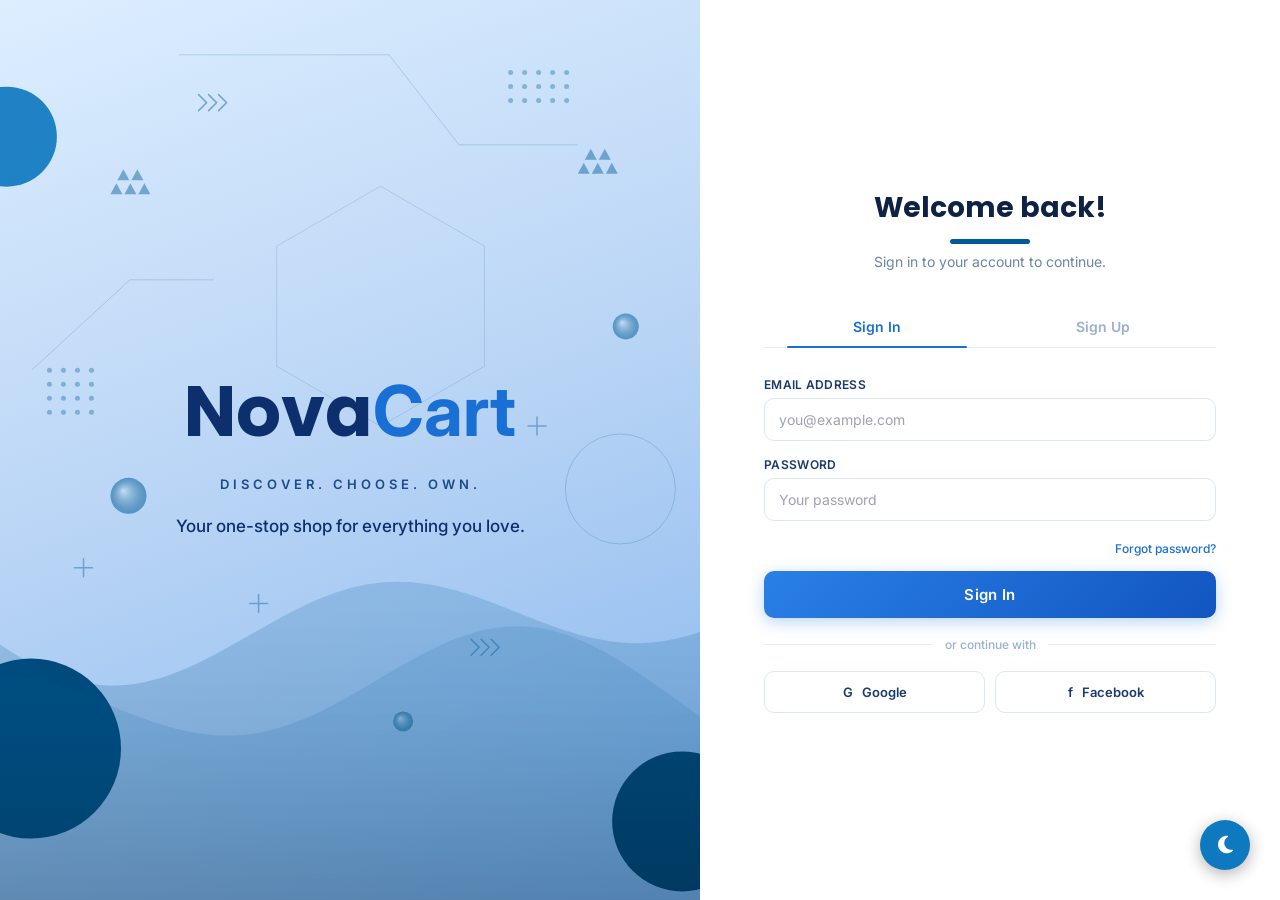
<file: account.html>
<!DOCTYPE html>
<html lang="en">
<head>
    <meta charset="UTF-8">
    <meta name="viewport" content="width=device-width, initial-scale=1.0">
    <title>Account - NovaCart</title>
    <link rel="icon" type="image/png" href="pics/icon.png">
    <link href="https://fonts.googleapis.com/css2?family=Inter:wght@300;400;500;600;700&family=Poppins:wght@600;700&display=swap" rel="stylesheet">
    <link rel="stylesheet" href="style.css">
    <link rel="stylesheet" href="https://cdnjs.cloudflare.com/ajax/libs/font-awesome/6.6.0/css/all.min.css">
</head>
<body>

    <div class="account-page">
        <div class="account-card">

            <div class="account-left">
                <canvas id="bgCanvas"></canvas>

                <div class="account-left-content">
                    <h1 class="account-brand">Nova<span>Cart</span></h1>
                    <p class="account-tagline-sub">Discover. Choose. Own.</p>
                    <p class="account-tagline">Your one-stop shop for everything you love.</p>
                </div>
            </div>

            <div class="account-right">

                <div id="welcome-signin" class="account-welcome-text active">
                    <h2 class="account-welcome">Welcome back!</h2>
                    <p class="account-welcome-sub">Sign in to your account to continue.</p>
                </div>
                <div id="welcome-signup" class="account-welcome-text hidden">
                    <h2 class="account-welcome">Create Account</h2>
                    <p class="account-welcome-sub">Join us today and discover amazing products!</p>
                </div>

                <div class="account-tabs">
                    <button class="account-tab active" id="tab-signin">Sign In</button>
                    <button class="account-tab" id="tab-signup">Sign Up</button>
                </div>

                <div id="signin" class="account-panel active">
                    <div class="account-field">
                        <label>Email Address</label>
                        <input type="email" placeholder="you@example.com">
                    </div>
                    <div class="account-field">
                        <label>Password</label>
                        <input type="password" placeholder="Your password">
                    </div>
                    <div class="account-forgot">
                        <a href="#">Forgot password?</a>
                    </div>
                    <button class="account-btn-main">Sign In</button>
                    <div class="account-divider">or continue with</div>
                    <div class="account-social-row">
                        <button class="account-btn-social">G &nbsp; Google</button>
                        <button class="account-btn-social">f &nbsp; Facebook</button>
                    </div>
                </div>

                <div id="signup" class="account-panel hidden">
                    <div class="account-row-2">
                        <div class="account-field">
                            <label>First Name</label>
                            <input type="text" placeholder="Juan">
                        </div>
                        <div class="account-field">
                            <label>Last Name</label>
                            <input type="text" placeholder="Dela Cruz">
                        </div>
                    </div>
                    <div class="account-field">
                        <label>Email Address</label>
                        <input type="email" placeholder="you@example.com">
                    </div>
                    <div class="account-field">
                        <label>Password</label>
                        <input type="password" placeholder="Min. 8 characters">
                    </div>
                    <div class="account-field">
                        <label>Confirm Password</label>
                        <input type="password" placeholder="Repeat your password">
                    </div>
                    <button class="account-btn-main">Create Account</button>
                    <div class="account-divider">or sign up with</div>
                    <div class="account-social-row">
                        <button class="account-btn-social">G &nbsp; Google</button>
                        <button class="account-btn-social">f &nbsp; Facebook</button>
                    </div>
                    <p class="account-terms">
                        By signing up, you agree to our
                        <span>Terms</span> & <span>Privacy Policy</span>
                    </p>
                </div>

            </div>
        </div>
    </div>

    <!-- DARK MODE TOGGLE -->
    <button id="darkmode-btn" class="darkmode-fab" title="Toggle Dark Mode">
        <i class="fa fa-moon"></i>
    </button>

    <script src="script.js"></script>
</body>
</html>
</file>
<file: style.css>
/*--- GLOBAL STYLES ---*/
* {
    margin: 0;
    padding: 0;
    box-sizing: border-box;
    font-family: 'Inter', sans-serif;
}

html, body {
    height: 100%;
}

body {
    display: flex;
    flex-direction: column;
    min-height: 100vh;
    overflow-x: hidden;
    transition: background 0.4s ease, color 0.4s ease;
}

h1, h2, h3 {
    font-family: 'Poppins', sans-serif;
}

a {
    text-decoration: none;
}

p {
    color: #555;
    font-size: 14px;
    line-height: 1.7;
}


/*--- LAYOUT CONTAINERS ---*/
.container {
    width: 100%;
    padding: 0 6%;
}

.small-container {
    max-width: 1700px;
    margin: auto;
    padding-left: 25px;
    padding-right: 25px;
}

.row {
    display: flex;
    align-items: center;
    flex-wrap: wrap;
    justify-content: space-between;
    padding: 80px 6%;
    gap: 40px;
}


/*--- NAVIGATION BAR ---*/
.navbar {
    display: flex;
    align-items: center;
    padding: 18px 6%;
    background-color: #005b96;
    width: 100%;
}

.logo img {
    width: 200px;
    filter: drop-shadow(3px 4px 8px rgba(0,0,0,0.5));
}

nav {
    display: flex;
    align-items: center;
    gap: 20px;
    margin-left: auto;
}

nav ul {
    list-style-type: none;
    display: flex;
    align-items: center;
    gap: 0;
}

nav ul li {
    display: inline-block;
    margin-left: 30px;
}

nav ul li a {
    text-decoration: none;
    color: #fff;
    font-size: 15px;
    font-weight: 500;
    transition: color 0.2s ease;
    position: relative;
    padding-bottom: 4px;
}

nav ul li a::after {
    content: '';
    position: absolute;
    bottom: 0;
    left: 50%;
    transform: translateX(-50%);
    width: 0;
    height: 2px;
    background-color: #cce0f5;
    transition: width 0.3s ease;
}

nav ul li a:hover::after {
    width: 100%;
}

nav ul li a:hover {
    color: #cce0f5;
}

.cart-icon img {
    width: 50px;
    height: 50px;
    filter: brightness(0) invert(1);
    cursor: pointer;
    transition: transform 0.2s ease;
}

.cart-icon img:hover {
    transform: scale(1.1);
}

.menu {
    width: 35px;
    height: auto !important;
    cursor: pointer;
    display: none;
    filter: brightness(0) invert(1);
    margin-left: 15px;
}


/*--- HERO SECTION ---*/
.col-2 {
    min-width: 300px;
}

.text-side {
    flex: 1;
    max-width: 500px;
    text-align: left;
}

.text-side h1 {
    font-size: 50px;
    line-height: 62px;
    color: #002f4e;
    margin-bottom: 20px;
}

.text-side p {
    color: #555;
    font-size: 18px;
    line-height: 1.7;
    margin-bottom: 10px;
    max-width: 460px;
}

.product-image-container {
    flex: 1.3;
    display: flex;
    justify-content: flex-end;
    overflow: hidden;
    max-width: 60%;
}

.product-image {
    width: 100%;
    max-width: 750px;
    height: auto;
    border-radius: 16px;
    box-shadow: 0 12px 40px rgba(0, 91, 150, 0.2);
}


/*--- BUTTONS ---*/
.btn {
    display: inline-flex;
    align-items: center;
    gap: 10px;
    background: #005b96;
    color: #fff;
    padding: 16px 40px;
    margin-top: 30px;
    border-radius: 8px;
    text-decoration: none;
    font-size: 17px;
    font-weight: 700;
    letter-spacing: 0.3px;
    transition: background 0.25s ease, transform 0.25s ease, box-shadow 0.25s ease;
    cursor: pointer;
}

.btn:hover {
    background: #004a7c;
    transform: translateY(-3px);
    box-shadow: 0 8px 20px rgba(0, 91, 150, 0.35);
}

.btn:active {
    background: #003f6b;
    transform: translateY(0px) scale(0.98);
    box-shadow: none;
}

.btn-icon {
    width: 18px;
    height: auto;
    filter: brightness(0) invert(1);
    transition: transform 0.2s ease;
}

.btn:hover .btn-icon {
    transform: rotate(-8deg) scale(1.1);
}

/* Buy Now Buttons */
.buy-now-btn {
    display: block;
    align-items: center;
    gap: 6px;
    background: #004a7c;
    color: #fff;
    padding: 8px 16px;
    border-radius: 4px;
    text-decoration: none;
    font-size: 13px;
    font-weight: 600;
    letter-spacing: 0.2px;
    transition: all 0.2s ease;
    cursor: pointer;
    border: none;
    box-shadow: 0 3px 6px rgba(255, 107, 53, 0.3);
    margin: 15px auto 0;
}

.buy-now-btn:hover {
    background: #0563a1;
    transform: translateY(-2px);
    box-shadow: 0 6px 12px rgba(255, 107, 53, 0.4);
}

.buy-now-btn:active {
    background: #49b0f5;
    transform: translateY(0px) scale(0.98);
}


/*--- SECTION HEADINGS ---*/
h2 {
    text-align: center;
    position: relative;
    padding-bottom: 15px;
    margin-bottom: 30px;
}

h2::after {
    content: '';
    background: #005b96;
    width: 80px;
    height: 5px;
    border-radius: 5px;
    position: absolute;
    bottom: 0;
    left: 50%;
    transform: translateX(-50%);
}


/*--- PRODUCT CATEGORIES ---*/
.categories {
    margin: 70px 0;
}

.categories .row {
    gap: 20px;
    padding: 40px 6%;
    min-height: unset;
}

.col-3 {
    flex: 1;
    flex-basis: 30%;
    min-width: 200px;
    margin-bottom: 30px;
}

.col-3 img {
    width: 100%;
    height: 450px;
    object-fit: cover;
    border-radius: 12px;
    transition: transform 0.3s ease, box-shadow 0.3s ease;
    cursor: pointer;
}

.col-3 img:hover {
    transform: translateY(-6px);
    box-shadow: 0 12px 30px rgba(0, 91, 150, 0.2);
}

.col-3 p {
    text-align: center;
    font-weight: 700;
    font-size: 18px;
    margin-top: 10px;
    color: #002f4e;
}

/*---Scroll Fade-IN animation*/

.fade-in {
    opacity: 0;
    transform: translateY(30px);
    transition: opacity 0.6s ease, transform 0.6s ease;
}

.fade-in.visible {
   opacity: 1;
   transform: translateY(0);
}


/*--- FEATURED PRODUCTS GRID ---*/
.products-row {
    min-height: unset;
    align-items: flex-start;
    justify-content: flex-start;
    gap: 20px;
    padding: 40px 6%;
}

.col-4 {
    flex-basis: calc(25% - 20px);
    padding: 10px;
    min-width: 200px;
    margin-bottom: 30px;
}

.col-4 img {
    width: 100%;
    height: 300px;
    object-fit: cover;
    background-color: #f9f9f9;
    border-radius: 12px;
    transition: transform 0.3s ease, box-shadow 0.3s ease;
    cursor: pointer;
}

.col-4 .rtx-img {
    object-fit: contain !important;
}

.col-4 img:hover {
    transform: translateY(-6px);
    box-shadow: 0 12px 30px rgba(0, 91, 150, 0.2);
}

.col-4 h4, .col-4 p {
    text-align: center;
    font-weight: 700;
    font-size: 16px;
    margin-top: 10px;
    color: #002f4e;
}

.rating {
    display: flex;
    justify-content: center;
    gap: 4px;
    margin-top: 8px;
    color: #f5c518;
}

.iphone17, .cmf {
    object-fit: contain !important;
}


/*--- EXCLUSIVE OFFERS ---*/
.offer {
    background: #f9f9f9;
    padding: 60px 0;
    margin: 60px 0;
}

.offer .row {
    min-height: unset;
    align-items: center;
    padding: 40px 6%;
    gap: 60px;
}

.offer-img {
    width: 100%;
    max-width: 500px;
    height: auto;
    object-fit: contain;
}

.offer .col-2 {
    flex: 1;
}

.offer .col-2 p {
    font-size: 13px;
    color: #005b96;
    font-weight: 600;
    text-transform: uppercase;
    letter-spacing: 1px;
    margin-bottom: 10px;
}

.offer .col-2 h1 {
    font-size: 22px;
    line-height: 1.4;
    color: #002f4e;
    margin-bottom: 15px;
}

.offer .col-2 small {
    font-size: 13px;
    color: #555;
    line-height: 1.7;
}


/*--- TESTIMONIALS ---*/
.testimonial {
    padding: 20px 0 60px;
}

.testimonial .col-3 {
    cursor: pointer;
    transition: transform 0.3s ease, box-shadow 0.3s ease;
}

.testimonial .row {
    min-height: unset;
    align-items: flex-start;
    padding: 20px 6%;
    gap: 30px;
}

.testimonial-card {
    background: #f9f9f9;
    border-radius: 16px;
    padding: 20px;
    text-align: center;
    box-shadow: 0 4px 20px rgba(0, 91, 150, 0.08);
}

.testimonial-card p {
    font-size: 14px;
    color: #555;
    line-height: 1.7;
    margin-bottom: 10px;
    font-style: italic;
}

.testimonial-card img {
    width: 60px !important;
    height: 60px !important;
    border-radius: 50% !important;
    object-fit: cover !important;
    display: block;
    margin: 15px auto 8px auto;
}

.testimonial-card h4 {
    margin-top: 8px;
    color: #002f4e;
    font-size: 15px;
}

.testimonial .col-3:hover {
    transform: translateY(-10px);
    box-shadow: 0 12px 30px rgba(0, 91, 150, 0.2);
}


/*--- BRAND LOGOS ---*/
.brands {
    margin: 100px auto;
}

.brands .row {
    min-height: unset;
    padding: 20px 6%;
    justify-content: center;
    align-items: center;
    gap: 40px;
}

.col-5 {
    width: 160px;
    transition: transform 0.3s ease, filter 0.3s ease;
    cursor: pointer;
}

.col-5 img {
    width: 100%;
    height: auto;
    object-fit: contain;
    transition: inherit;
}

.col-5:hover {
    transform: translateY(-6px);
    filter: drop-shadow(0 12px 20px rgba(0, 91, 150, 0.25));
}


/*--- FOOTER ---*/
.footer {
    background: #002f4e;
    color: #fff;
    font-size: 14px;
    padding: 60px 0 0;
    width: 100vw;
    position: relative;
    left: 50%;
    right: 50%;
    margin-left: -50vw;
    margin-right: -50vw;
    margin-top: auto;
}

.footer .row {
    max-width: 1700px;
    margin: 0 auto !important;
    padding: 40px 6% !important;
    display: grid !important;
    grid-template-columns: 1fr 1fr 1fr;
    align-items: start !important;
    width: 100%;
}

.footer p {
    color: #cce0f5;
    font-size: 14px;
    line-height: 1.6;
}

.footer h3 {
    color: #fff;
    font-size: 18px;
    margin-bottom: 20px;
    text-align: left;
}

.footer ul {
    padding: 0;
    margin: 0;
    list-style: none;
}

.footer ul li {
    font-size: 14px;
    color: #cce0f5;
    margin-bottom: 10px;
    cursor: pointer;
    transition: color 0.2s ease;
    text-align: left;
}

.footer ul li:hover {
    color: #fff;
}

.footer-col-1 {
    width: 100%;
    max-width: 280px;
    text-align: left;
    justify-self: start;
}

.footer-col-2 {
    width: 100%;
    max-width: 360px;
    display: flex;
    flex-direction: column;
    align-items: center;
    text-align: center;
    justify-self: center;
}

.footer-col-2 img {
    width: 210px;
    height: auto;
    margin-bottom: 15px;
    display: block;
}

.footer-right-wrapper {
    grid-column: 3;
    display: flex;
    justify-content: flex-end;
    gap: 80px;
    width: 100%;
    justify-self: end;
}

.footer-col-3, .footer-col-4 {
    min-width: 120px;
    text-align: left;
}

.app-logo {
    margin-top: 16px;
    display: flex;
    gap: 10px;
    flex-wrap: wrap;
}

.app-logo img {
    width: 120px;
    height: auto;
}

.footer hr {
    border: none;
    background: rgba(255, 255, 255, 0.15);
    height: 1px;
    margin: 40px 0 0;
    width: 100%;
}

.copyright {
    text-align: center;
    font-size: 14px;
    color: #cce0f5;
    padding: 20px 0;
    width: 100%;
}


/*--- ALL PRODUCTS PAGE ---*/
.row-2 {
    justify-content: space-between;
    min-height: unset;
    padding: 30px 6% 10px;
    margin-top: 40px;
}

.row-2 h2 {
    margin-bottom: 0;
}

select {
    padding: 8px 14px;
    border: 1px solid #ddd;
    border-radius: 6px;
    font-size: 14px;
    color: #555;
    cursor: pointer;
    outline: none;
    transition: border-color 0.2s ease;
}

.page-btn {
    margin: 0 auto 80px;
    text-align: center;
}

.page-btn span {
    display: inline-block;
    border: 1px solid #005b96;
    margin-left: 10px;
    width: 40px;
    height: 40px;
    text-align: center;
    line-height: 38px;
    cursor: pointer;
}

.page-btn span:hover {
    background: #005b96;
    color: #fff;
}

.footer .container {
    max-width: 1700px;
    margin: auto;
    padding-left: 25px;
    padding-right: 25px;
}


/*--- SINGLE PRODUCT DETAILS PAGE ---*/
.single-product {
    margin-top: 80px;
}

.single-product .row {
    align-items: center;
    gap: 60px;
    min-height: unset;
    padding: 60px 6%;
}

.single-product .col-2 {
    padding: 2px;
}

.single-product .col-2:first-child {
    flex: 0 0 38%;
    max-width: 38%;
}

.single-product .col-2:last-child {
    flex: 0 0 45%;
    max-width: 45%;
    padding-left: 40px;
}

.single-product .col-2:first-child > img {
    height: 400px;
    object-fit: contain;
}

.single-product h1 {
    font-size: 26px;
    color: #002f4e;
    margin-bottom: 10px;
}

.single-product h4 {
    margin: 20px 0;
    font-size: 22px;
    font-weight: bold;
    color: #005b96;
}

.single-product h3 {
    margin-top: 20px;
}

.single-product select {
    display: block;
    padding: 10px;
    margin-top: 20px;
}

.single-product input {
    width: 50px;
    height: 40px;
    padding-left: 10px;
    font-size: 20px;
    margin-right: 10px;
    border: 1px solid #005b96;
}

.single-product .btn {
    padding: 10px 24px;
    font-size: 14px;
    font-weight: 600;
    margin-top: 15px;
}

.single-product .fa {
    color: #005b96;
    margin-left: 10px;
}

.small-img-row {
    display: flex;
    justify-content: space-between;
    margin-top: 10px;
    gap: 8px;
}

.small-img-col {
    flex-basis: 24%;
    cursor: pointer;
}

.small-img-col img {
    width: 100%;
    height: 80px;
    object-fit: contain;
    border-radius: 8px;
    border: 2px solid transparent;
    transition: border-color 0.2s ease;
}

.small-img-col img:hover {
    border-color: #005b96;
}


/*--- SHOPPING CART PAGE ---*/

/*--Button--*/

.bili {
    display:block;
    margin: 30px 0 10px auto;
    background: #005b96;
    color:#fff;
    padding: 14px 36px;
    border: none;
    border-radius: 8px;
    font-size: 16px;
    font-weight: 700;
    cursor: pointer;
    letter-spacing: 0.3px;
    transition: background 0.25s ease, transform 0.25s ease, box-shadow 0.25s ease;
}

.bili:hover {
    background: #004a7c;
    transform: translateY(-3px);
    box-shadow: 0 8px 20px rgba(0, 91, 150, 0.35);
}

.bili:active {
    background: #003f6b;
    transform: scale(0.98);
}

/*--For modal--*/
.modal-overlay {
    position: fixed;
    inset: 0;
    background: rgba(0, 0, 0, 0.45);
    z-index: 9999;
    display: flex;
    align-items: center;
    justify-content: center;
}

.modal-box {
    background: #fff;
    border-radius: 16px;
    padding: 50px 40px;
    max-width: 460px;
    width: 90%;
    text-align: center;
    box-shadow: 0 20px 60px rgba(0, 47, 78, 0.2);
    animation: modalPop 0.3s ease;
}

@keyframes modalPop {
    from { transform: scale(0.85); opacity: 0; }
    to   { transform: scale(1);    opacity: 1; }
}

.modal-icon {
    width: 70px;
    height: 70px;
    background: #005b96;
    color: #fff;
    font-size: 32px;
    border-radius: 50%;
    display: flex;
    align-items: center;
    justify-content: center;
    margin: 0 auto 20px auto;
}

.modal-box h2 {
    color: #002f4e;
    font-size: 22px;
    margin-bottom: 12px;
}

.modal-box h2::after {
    display: none;
}

.modal-box p {
    color: #555;
    font-size: 15px;
    line-height: 1.6;
    margin-bottom: 28px;
}

.modal-close-btn {
    margin-top: 0;
}

/*--back to cart--*/



.cart-icon {
    position: relative;
    display: inline-block;
}

.cart-badge {
    position: absolute;
    top: -8px;
    right: -8px;
    background: red;
    color: white;
    font-size: 11px;
    font-weight: bold;
    border-radius: 50%;
    width: 22px;
    height: 22px;
    display: none;
    align-items: center;
    justify-content: center;
}

.cart-page {
    margin: 80px auto 40px;
    flex: 1;
    width: 100%;
}

table {
    width: 100%;
    border-collapse: collapse;
}

.cart-page table th {
    text-align: left;
    padding: 12px 20px;
    border-bottom: 2px solid #eee;
    background-color: #f0f6fc;
    color: #002f4e;
    font-size: 15px;
    font-weight: 600;
}

.cart-page table th:last-child {
    text-align: right;
    padding-right: 20px;
}

.cart-page table td {
    padding: 20px 0;
    border-bottom: 1px solid #eee;
    vertical-align: middle;
}

.cart-page table td:last-child {
    text-align: right;
    padding-right: 20px;
}

.cart-info {
    display: flex;
    align-items: center;
    gap: 20px;
}

.cart-info img {
    width: 130px;
    height: 130px;
    object-fit: contain;
}

.cart-info p {
    font-weight: 600;
    color: #002f4e;
    font-size: 15px;
    margin-bottom: 4px;
}

.cart-info small {
    color: #555;
    font-size: 13px;
    display: block;
    margin-bottom: 8px;
}

.cart-info a {
    color: #e74c3c;
    font-size: 13px;
    font-weight: 500;
}

.cart-info a:hover {
    text-decoration: underline;
}

.total-price {
    display: flex;
    justify-content: flex-end;
    padding: 20px 0;
}

.total-price table {
    border-top: 3px solid #005b96;
    width: 100%;
    max-width: 400px;
}

.total-price table td:last-child {
    text-align: right;
}


/*--- ACCOUNT PAGE ---*/
.account-page {
    position: fixed;
    top: 0;
    left: 0;
    width: 100vw;
    height: 100vh;
    display: flex;
    z-index: 999;
}

.account-card {
    display: flex;
    width: 100%;
    height: 100%;
}

.hidden {
    display: none !important;
}

.account-panel {
    display: none;
}

.account-panel.active {
    display: block !important;
}

.account-welcome-text {
    display: none;
}

.account-welcome-text.active {
    display: block !important;
}

.account-left {
    flex: 1;
    background: linear-gradient(160deg, #ddeeff 0%, #b8d4f5 50%, #85b5ee 100%);
    display: flex;
    flex-direction: column;
    align-items: center;
    justify-content: center;
    padding: 3rem 2rem;
    text-align: center;
    position: relative;
    overflow: hidden;
}

#bgCanvas {
    position: absolute;
    inset: 0;
    width: 100%;
    height: 100%;
    pointer-events: none;
    z-index: 0;
}

.account-left-content {
    position: relative;
    z-index: 1;
}

.account-right {
    width: 580px;
    background: #fff;
    display: flex;
    flex-direction: column;
    justify-content: center;
    padding: 3rem 4rem;
    box-shadow: -8px 0 40px rgba(0, 47, 120, 0.1);
}

.account-brand {
    font-size: 70px;
    font-weight: 700;
    color: #0d2f6e;
    margin-bottom: 8px;
    font-family: 'Poppins', sans-serif;
}

.account-brand span {
    color: #1a6fd4;
}

.account-tagline-sub {
    font-size: 13px;
    letter-spacing: 4px;
    color: #1a4a8a;
    text-transform: uppercase;
    font-weight: 600;
    margin-bottom: 16px;
}

.account-tagline {
    font-size: 17px;
    color: #0d2f6e;
    line-height: 1.8;
    font-weight: 500;
    text-align: center;
    white-space: nowrap;
}

.account-welcome {
    font-size: 28px;
    font-weight: 700;
    color: #0d2244;
    margin-bottom: 6px;
    text-align: center;
    font-family: 'Poppins', sans-serif;
}

.account-welcome-sub {
    font-size: 14px;
    color: #6a85a8;
    margin-bottom: 2rem;
    text-align: center;
}

.account-tabs {
    display: flex;
    border-bottom: 1.5px solid #e5eaf5;
    margin-bottom: 1.8rem;
}

.account-tab {
    flex: 1;
    padding: 12px 0;
    font-size: 14px;
    font-weight: 600;
    color: #9ab0cc;
    cursor: pointer;
    text-align: center;
    border: none;
    background: transparent;
    position: relative;
    transition: color 0.25s;
    font-family: 'Inter', sans-serif;
}

.account-tab.active {
    color: #1a6fd4;
}

.account-tab.active::after {
    content: '';
    position: absolute;
    bottom: -1.5px;
    left: 10%;
    width: 80%;
    height: 2px;
    background: #1a6fd4;
    border-radius: 2px;
}

.account-field {
    margin-bottom: 16px;
}

.account-field label {
    display: block;
    font-size: 12px;
    font-weight: 600;
    color: #1a3a6e;
    margin-bottom: 6px;
    letter-spacing: 0.3px;
    text-transform: uppercase;
}

.account-field input {
    width: 100%;
    padding: 12px 14px;
    border: 1.5px solid #dde6f5;
    border-radius: 10px;
    font-size: 14px;
    color: #111827;
    background: #ffffff;
    outline: none;
    transition: border-color 0.2s, box-shadow 0.2s;
    font-family: 'Inter', sans-serif;
}

.account-field input::placeholder {
    color: #9ca3af;
}

.account-field input:focus {
    border-color: #1a6fd4;
    box-shadow: 0 0 0 3px rgba(26, 111, 212, 0.1);
}

.account-btn-main {
    width: 100%;
    padding: 14px;
    background: linear-gradient(135deg, #2a80e8, #1255c0);
    border: none;
    border-radius: 10px;
    color: #fff;
    font-size: 15px;
    font-weight: 600;
    cursor: pointer;
    transition: transform 0.15s, box-shadow 0.2s;
    box-shadow: 0 4px 16px rgba(26, 111, 212, 0.3);
    font-family: 'Inter', sans-serif;
    letter-spacing: 0.3px;
}

.account-btn-main:hover {
    transform: translateY(-2px);
    box-shadow: 0 8px 24px rgba(26, 111, 212, 0.45);
}

.account-btn-main:active {
    transform: scale(0.98);
}

.account-forgot {
    text-align: right;
    margin-bottom: 14px;
}

.account-forgot a {
    font-size: 12px;
    color: #1a6fd4;
    text-decoration: none;
    font-weight: 500;
}

.account-forgot a:hover {
    text-decoration: underline;
}

.account-divider {
    display: flex;
    align-items: center;
    gap: 12px;
    margin: 1.2rem 0;
    color: #9ab0cc;
    font-size: 12px;
    font-weight: 500;
}

.account-divider::before,
.account-divider::after {
    content: '';
    flex: 1;
    height: 1px;
    background: #e8eef8;
}

.account-social-row {
    display: grid;
    grid-template-columns: 1fr 1fr;
    gap: 10px;
}

.account-btn-social {
    padding: 12px;
    border: 1.5px solid #dde6f5;
    border-radius: 10px;
    background: #fff;
    font-size: 13px;
    font-weight: 600;
    color: #1a3a6e;
    cursor: pointer;
    transition: background 0.2s, transform 0.15s, border-color 0.2s;
    font-family: 'Inter', sans-serif;
}

.account-btn-social:hover {
    background: #f0f6ff;
    border-color: #aac5ee;
    transform: translateY(-1px);
}

.account-btn-social:active {
    transform: scale(0.97);
}

.account-terms {
    font-size: 12px;
    color: #8aa0be;
    text-align: center;
    margin-top: 14px;
    line-height: 1.6;
}

.account-terms span {
    color: #1a6fd4;
    cursor: pointer;
}

.account-terms span:hover {
    text-decoration: underline;
}

.account-row-2 {
    display: grid;
    grid-template-columns: 1fr 1fr;
    gap: 10px;
}


/*=============DARK MODE FLOATING BUTTON=====================*/

.darkmode-fab {
   position: fixed;
   bottom: 30px;
   right: 30px;
   width: 50px;
   border-radius: 50%;
   background: #0f79c0;
   color: #fff;
   border:none;
   font-size: 20px;
   cursor: pointer;
   z-index: 9998;
   box-shadow: 0 4px 16px rgba(0,0,0,0.3);
   transition: background 0.3s ease, transform 0.2s ease;
   display: flex;
   align-items: center;
   justify-content: center;
}


.darkmode-fab:hover {
    background: #005b96;
    transform: scale(1.1);
}

/*=========for Black + Gold theme ============= */
body.dark-mode {
    background: #0a0a0a;
    color: #f0e6c8;
}

body.dark-mode .navbar {
    background-color: #111111;
    border-bottom: 2px solid #c9a84c;
}

body.dark-mode nav ul li a{
    color:#f0e6c8;
}

body.dark-mode nav ul li a::after {
    background-color: #c9a84c;
}

body.dark-mode nav ul li a:hover {
    color: #c9a84c;
}

body.darkmode .darmode-fab {
    background: #c9a84c;
    color: #0a0a0a;
} 

body.dark-mode .darkmode-fab:hover {
    background: #e0b95a;
}

body.dark-mode .text-side h1 {
  color:#f0e6c8;
}

body.dark-mode p {
    color: #b0a080;
}

body.dark-mode .btn {
    background: #c9a84c;
    color: #0a0a0a;
}

body.dark-mode .btn:hover {
    background: #e0b95a;
}

body.dark-mode .buy-now-btn {
    background: #c9a84c;
    color: #0a0a0a;
}

body.dark-mode .buy-now-btn:hover {
    background: #e0b95a;
}

body.dark-mode h2::after{
    background: #c9a84c;
}

body.dark-mode .categories, body.dark-mode .offer {
    background: #111111;
}

body.dark-mode .col-3 p, body.dark-mode .col-4 h4, body.dark-mode .col-4 p {
    color: #f0e6c8;
}

body.dark-mode .col-4 img,
body.dark-mode .col-3 img {
    background-color: #1a1a1a;
}

body.dark-mode .testimonial-card {
    background: #1a1a1a;
    box-shadow: 0 4px 20px rgba(201, 168, 76, 0.1);
}

body.dark-mode .testimonial-card p {
    color: #b0a080;
}

body.dark-mode .testimonial-card h4 {
    color:#c9a84c;
}
 
body.dark-mode .rating {
    color: #c9a84c;
}

body.dark-mode .offer .col-2 p {
    color: #c9a84c;
}

body.dark-mode .offer .col-2 h1 {
    color: #f0e6c8;
}

body.dark-mode .footer {
    background: #050505;
    border-top: 2px solid #c9a84c;
}

body.dark-mode .cart-page table th {
    background-color: #1a1a1a;
    color: #c9a84c;
}

body.dark-mode .cart-page table td {
    border-bottom: 1px solid #2a2a2a;
}

body.dark-mode .cart-info p {
    color: #f0e6c8;
}

body.dark-mode .total-price table {
    border-top: 3px solid #c9a84c;
}

body.dark-mode .bili {
    background: #c9a84c;
    color: #0a0a0a;
}

body.dark-mode .bili:hover {
    background: #e0b95a;
}

body.dark-mode .modal-box {
    background: #1a1a1a;
}

body.dark-mode .modal-box h2 {
    color: #f0e6c8;
}

body.dark-mode .modal-icon {
    background: #c9a84c;
    color: #0a0a0a;
}

body.dark-mode select {
    background: #1a1a1a;
    color: #f0e6c8;
    border-color: #333;
}

body.dark-mode .single-product h1 {
    color: #f0e6c8;
}

body.dark-mode .single-product h4 {
    color: #c9a84c;
}

body.dark-mode .small-img-col img:hover {
    border-color: #c9a84c;
}

body.dark-mode .page-btn span {
    border-color: #c9a84c;
    color: #f0e6c8;
}

body.dark-mode .page-btn span:hover {
    background: #c9a84c;
    color: #0a0a0a;
}

body.dark-mode .contact-form input, body.dark-mode .contact-form textarea {
    background: #1a1a1a !important;
    color: #f0e6c8 !important;
    border-color: #333 !important;
}


body.dark-mode .text-side p {
    color: #b0a080;
}



body.dark-mode .offer .col-2 small {
    color: #c9a84c;
}


body.dark-mode .footer ul li {
    color: #c9a84c;
}

.darkmode-fab {
    height: 50px;        
}

body.dark-mode .darkmode-fab {
    background: #c9a84c;
    color: #0a0a0a;
}

body.dark-mode .darkmode-fab i {
    color: #000000;
}

body.dark-mode .cart-icon img {
    filter: brightness(0) saturate(100%) invert(72%) sepia(45%) saturate(500%) hue-rotate(5deg) brightness(95%);
}

body.dark-mode .btn-icon {
    filter: brightness(0);
}



.account-left,.account-right,.account-brand,.account-welcome,.account-welcome-sub,.account-field input,.account-field label,.account-btn-main,.account-btn-social,.account-tab,.account-tabs,
.account-divider, .account-terms {
    transition: background 0.4s ease, color 0.4s ease,
                border-color 0.4s ease, box-shadow 0.4s ease;
}

/* Smooth transitions for all elements */
.navbar, .btn, .buy-now-btn, .footer,
.testimonial-card, .offer, .categories,
.darkmode-fab, .bili, .modal-box,
.cart-page table th, .cart-page table td,
select, .col-4 img, .col-3 img {
    transition: background 0.4s ease, color 0.4s ease,
                border-color 0.4s ease, box-shadow 0.4s ease;
}

/* Logo gold tint */
body.dark-mode .logo img {
    filter: drop-shadow(3px 4px 8px rgba(0,0,0,0.5)) sepia(1) saturate(3) hue-rotate(5deg) brightness(0.95);
}


.account-left {
    background: linear-gradient(160deg, #ddeeff 0%, #b8d4f5 50%, #85b5ee 100%) !important;
}

/* Account page dark mode — left side */
body.dark-mode .account-left {
    background: linear-gradient(160deg, #0a0800 0%, #1a1200 50%, #251a00 100%) !important;
}
body.dark-mode .account-brand {
    color: #c9a84c;
}

body.dark-mode .account-brand span {
    color: #e0b95a;
}

body.dark-mode .account-tagline-sub {
    color: #c9a84c;
    letter-spacing: 4px;
}

body.dark-mode .account-tagline {
    color: #f0e6c8;
}

/* Account page dark mode — right side */
body.dark-mode .account-right {
    background: #0f0f0f;
    box-shadow: -8px 0 40px rgba(201, 168, 76, 0.1);
}

body.dark-mode .account-welcome {
    color: #f0e6c8;
}

body.dark-mode .account-welcome-sub {
    color: #b0a080;
}

body.dark-mode .account-tabs {
    border-bottom-color: #2a2a2a;
}

body.dark-mode .account-tab {
    color: #666;
}

body.dark-mode .account-tab.active {
    color: #c9a84c;
}

body.dark-mode .account-tab.active::after {
    background: #c9a84c;
}

body.dark-mode .account-field label {
    color: #c9a84c;
}

body.dark-mode .account-field input {
    background: #1a1a1a;
    border-color: #333;
    color: #f0e6c8;
}

body.dark-mode .account-field input::placeholder {
    color: #555;
}

body.dark-mode .account-field input:focus {
    border-color: #c9a84c;
    box-shadow: 0 0 0 3px rgba(201, 168, 76, 0.15);
}

body.dark-mode .account-btn-main {
    background: linear-gradient(135deg, #c9a84c, #a8832a);
    box-shadow: 0 4px 16px rgba(201, 168, 76, 0.3);
}

body.dark-mode .account-btn-main:hover {
    box-shadow: 0 8px 24px rgba(201, 168, 76, 0.45);
}

body.dark-mode .account-forgot a {
    color: #c9a84c;
}

body.dark-mode .account-divider {
    color: #444;
}

body.dark-mode .account-divider::before,
body.dark-mode .account-divider::after {
    background: #2a2a2a;
}

body.dark-mode .account-btn-social {
    background: #1a1a1a;
    border-color: #333;
    color: #f0e6c8;
}

body.dark-mode .account-btn-social:hover {
    background: #222;
    border-color: #c9a84c;
}

body.dark-mode .account-terms {
    color: #555;
}

body.dark-mode .account-terms span {
    color: #c9a84c;
}

/* Footer logo gold tint */
body.dark-mode .footer-col-2 img {
    filter: sepia(1) saturate(3) hue-rotate(5deg) brightness(0.95);
}

/* Footer "Nova" blue span text → gold */
body.dark-mode .footer-col-2 p {
    color: #b0a080;
}

/* Stats numbers sa About page (inline style override) */
body.dark-mode [style*="color:#005b96"],
body.dark-mode [style*="color: #005b96"] {
    color: #c9a84c !important;
}


/*For amad and corsair color*/
body.dark-mode .col-5:nth-child(2) img,
body.dark-mode .col-5:nth-child(5) img {
    filter: brightness(0) invert(1);
}

body.dark-mode .footer-col-2 p {
    color: #dbbb68 !important;
}


/*--- MEDIA QUERIES (TABLETS) ---*/
@media only screen and (max-width: 800px) {
    nav ul {
        position: absolute;
        top: 70px;
        left: 0;
        background: #333;
        width: 100%;
        flex-direction: column;
        align-items: flex-end;
        padding: 0 30px;
        z-index: 100;
        max-height: 0;
        overflow: hidden;
        transition: max-height 0.3s ease, padding 0.3s ease;
        display: block;
    }

    nav ul li {
        display: block;
        margin: 10px 0;
    }

    .cart-icon img {
        width: 42px;
        height: 42px;
    }

    .menu {
        display: block;
    }
}


/*--- MEDIA QUERIES (MOBILE) ---*/
@media only screen and (max-width: 600px) {
    .row {
        flex-direction: column;
        padding: 40px 5%;
        min-height: unset;
        gap: 20px;
        text-align: center;
    }

    .text-side {
        max-width: 100%;
    }

    .text-side h1 {
        font-size: 32px;
        line-height: 44px;
    }

    .text-side p {
        font-size: 15px;
        max-width: 100%;
    }

    .product-image-container {
        max-width: 100%;
        justify-content: center;
    }

    .categories .row {
        flex-direction: column;
        align-items: center;
    }

    .col-3 {
        flex-basis: 100%;
        width: 100%;
    }

    .col-3 img {
        height: 250px;
    }

    .products-row {
        flex-direction: column;
        align-items: center;
        padding: 20px 5%;
    }

    .col-4 {
        flex-basis: 100%;
        width: 100%;
        min-width: unset;
    }

    .col-4 img {
        height: 220px;
    }

    .offer .row {
        flex-direction: column;
        gap: 20px;
        padding: 30px 5%;
        text-align: center;
    }

    .offer-img {
        max-width: 100%;
    }

    .offer .col-2 h1 {
        font-size: 17px;
    }

    .testimonial .row {
        flex-direction: column;
        align-items: center;
        padding: 20px 5%;
    }

    .brands .row {
        gap: 25px;
        padding: 20px 5%;
    }

    .col-5 {
        width: 100px;
    }

    .footer {
        width: 100%;
        left: 0;
        right: 0;
        margin-left: 0;
        margin-right: 0;
        position: static;
    }

    .footer .row {
        display: flex !important;
        flex-direction: column !important;
        align-items: center !important;
        text-align: center !important;
        padding: 30px 5% !important;
        gap: 30px;
        width: 100%;
    }

    .footer-col-1 {
        width: 100%;
        max-width: 100%;
        text-align: center;
    }

    .footer-col-1 h3 {
        text-align: center;
    }

    .footer-col-2 {
        width: 100%;
        max-width: 100%;
        align-items: center;
        text-align: center;
    }

    .footer-col-2 img {
        width: 160px;
        margin: 0 auto 12px auto;
    }

    .footer-right-wrapper {
        grid-column: unset;
        display: flex;
        flex-direction: column;
        align-items: center;
        justify-content: center;
        gap: 30px;
        width: 100%;
        justify-self: unset;
    }

    .footer-col-3,
    .footer-col-4 {
        width: 100%;
        min-width: unset;
        text-align: center;
    }

    .footer-col-3 h3,
    .footer-col-4 h3 {
        text-align: center;
    }

    .footer ul li {
        text-align: center;
    }

    .app-logo {
        justify-content: center;
    }

    .single-product .row {
        text-align: left;
    }

    .single-product .col-2 {
        padding: 20px 0;
    }

    .single-product h1 {
        font-size: 26px;
        line-height: 32px;
    }

    .cart-page {
        padding: 20px 4%;
    }

    .cart-page table th {
        display: none;
    }

    .cart-page table,
    .cart-page table tbody,
    .cart-page table tr,
    .cart-page table td {
        display: block;
        width: 100%;
    }

    .cart-page table tr {
        border-bottom: 2px solid #eee;
        padding: 15px 0;
        position: relative;
    }

    .cart-page table td {
        border: none;
        padding: 8px 0;
        text-align: left !important;
    }

    .cart-info {
        flex-direction: row;
        align-items: center;
        gap: 15px;
    }

    .cart-info img {
        width: 70px;
        height: 70px;
    }

    .cart-info p {
        font-size: 14px;
    }

    .cart-page table td:nth-child(2) {
        display: flex;
        align-items: center;
        gap: 10px;
    }

    .cart-page table td:nth-child(2)::before {
        content: "Qty: ";
        font-weight: 600;
        color: #002f4e;
        font-size: 14px;
    }

    .cart-page table input[type="number"] {
        width: 60px;
        height: 35px;
        padding-left: 8px;
        font-size: 15px;
    }

    .cart-page table td:nth-child(3) {
        display: flex;
        justify-content: space-between;
        font-weight: 700;
        font-size: 15px;
        color: #005b96;
        margin-top: 5px;
    }

    .cart-page table td:nth-child(3)::before {
        content: "Subtotal:";
        font-weight: 600;
        color: #555;
    }

    .total-price {
        justify-content: center;
        margin-top: 30px;
        width: 100%;
    }

    .total-price table {
        max-width: 100%;
        border-top: 2px solid #005b96;
    }

    .total-price table tr {
        display: flex;
        justify-content: space-between;
        padding: 10px 0;
        border-bottom: 1px solid #eee;
    }

    .total-price table td {
        padding: 0;
        width: auto;
    }

    .total-price table td:last-child {
        text-align: right !important;
        font-weight: 700;
    }

    .account-card {
        flex-direction: column;
    }

    .account-left {
        flex: 0 0 220px;
        padding: 2rem 1.5rem;
    }

    .account-brand {
        font-size: 42px;
    }

    .account-tagline {
        font-size: 13px;
        white-space: normal;
    }

    .account-right {
        width: 100%;
        padding: 2rem 1.5rem;
        overflow-y: auto;
    }
}
</file>
